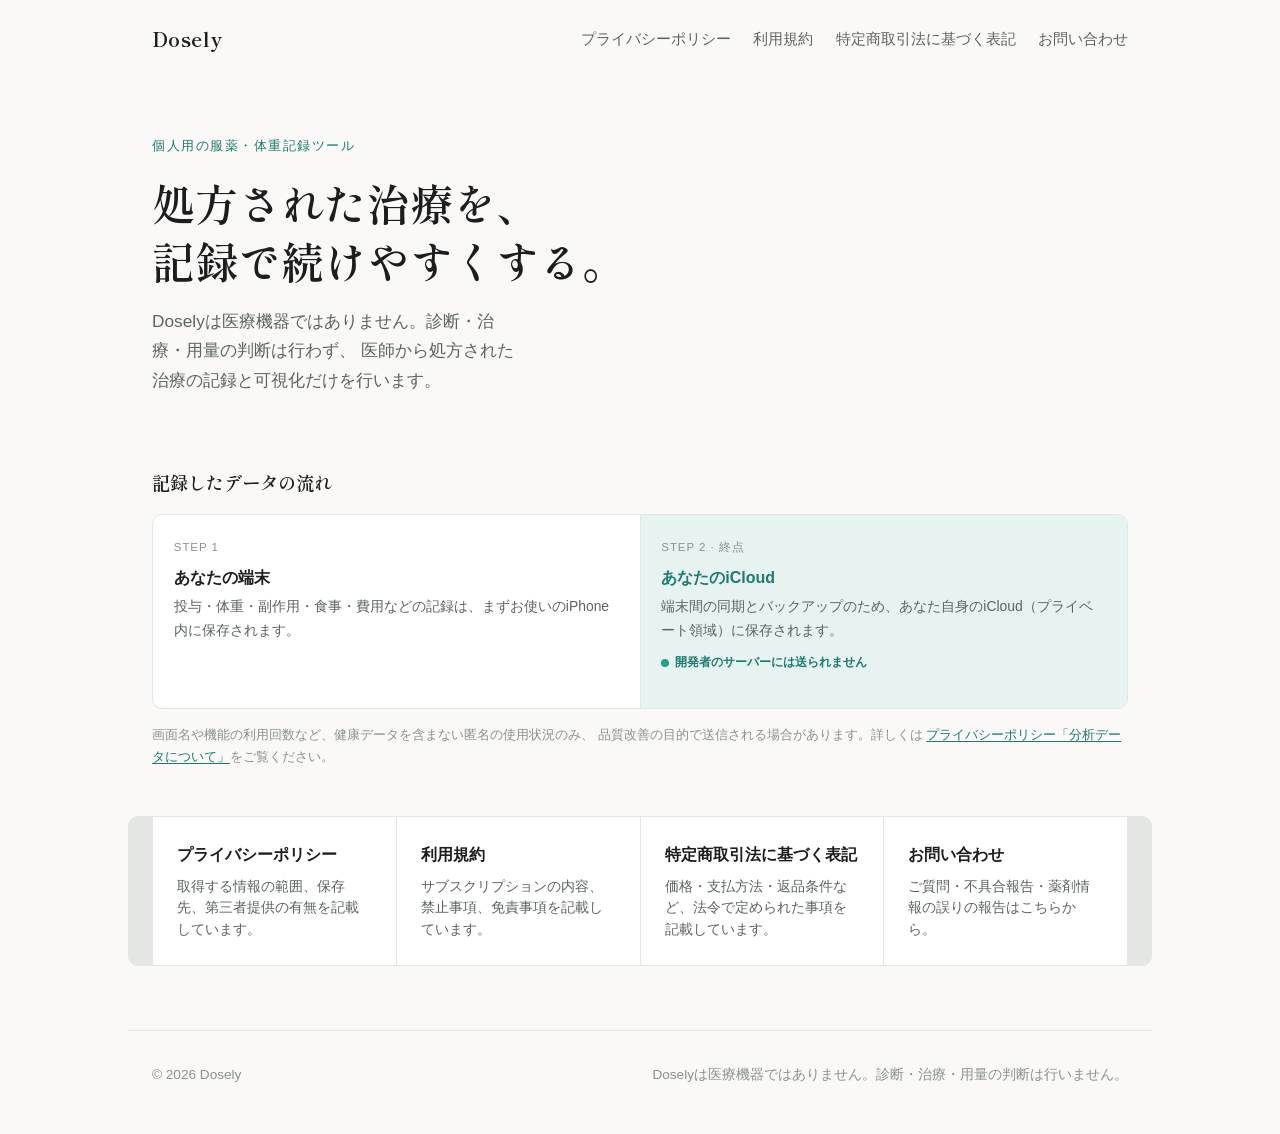
<file: index.html>
<!doctype html>
<html lang="ja">
<head>
<meta charset="utf-8">
<meta name="viewport" content="width=device-width, initial-scale=1">
<title>Dosely - 服薬と体重の記録</title>
<meta name="description" content="Doselyは、医師から処方された治療の記録を続けやすくするための個人用ツールです。記録はお使いの端末とあなたのiCloudにのみ保存されます。">
<link rel="stylesheet" href="styles.css">
</head>
<body>
<a class="skip-link" href="#main">本文へ移動</a>

<header class="site-header">
  <a class="wordmark" href="/dosely/">Dosely</a>
  <nav class="site-nav" aria-label="サイト内ナビゲーション">
    <a href="privacy.html">プライバシーポリシー</a>
    <a href="terms.html">利用規約</a>
    <a href="tokushoho.html">特定商取引法に基づく表記</a>
    <a href="support.html">お問い合わせ</a>
  </nav>
</header>

<main id="main">
  <section class="hero">
    <p class="eyebrow">個人用の服薬・体重記録ツール</p>
    <h1>処方された治療を、<br>記録で続けやすくする。</h1>
    <p class="lede">
      Doselyは医療機器ではありません。診断・治療・用量の判断は行わず、
      医師から処方された治療の記録と可視化だけを行います。
    </p>
  </section>

  <section class="journey" aria-labelledby="journey-heading">
    <h2 id="journey-heading" style="font-family:var(--serif);font-size:1.15rem;font-weight:600;margin:0 0 1rem;">
      記録したデータの流れ
    </h2>
    <div class="journey-track">
      <div class="journey-node">
        <p class="label">Step 1</p>
        <p class="title">あなたの端末</p>
        <p class="desc">投与・体重・副作用・食事・費用などの記録は、まずお使いのiPhone内に保存されます。</p>
      </div>
      <div class="journey-node stop">
        <p class="label">Step 2 &middot; 終点</p>
        <p class="title">あなたのiCloud</p>
        <p class="desc">端末間の同期とバックアップのため、あなた自身のiCloud（プライベート領域）に保存されます。</p>
        <p class="journey-stopmark">開発者のサーバーには送られません</p>
      </div>
    </div>
    <p class="journey-footnote">
      画面名や機能の利用回数など、健康データを含まない匿名の使用状況のみ、
      品質改善の目的で送信される場合があります。詳しくは
      <a href="privacy.html#analytics">プライバシーポリシー「分析データについて」</a>をご覧ください。
    </p>
  </section>

  <section class="card-grid" aria-label="主要ページ">
    <a class="card" href="privacy.html">
      <span class="card-title">プライバシーポリシー</span>
      <span class="card-desc">取得する情報の範囲、保存先、第三者提供の有無を記載しています。</span>
    </a>
    <a class="card" href="terms.html">
      <span class="card-title">利用規約</span>
      <span class="card-desc">サブスクリプションの内容、禁止事項、免責事項を記載しています。</span>
    </a>
    <a class="card" href="tokushoho.html">
      <span class="card-title">特定商取引法に基づく表記</span>
      <span class="card-desc">価格・支払方法・返品条件など、法令で定められた事項を記載しています。</span>
    </a>
    <a class="card" href="support.html">
      <span class="card-title">お問い合わせ</span>
      <span class="card-desc">ご質問・不具合報告・薬剤情報の誤りの報告はこちらから。</span>
    </a>
  </section>
</main>

<footer class="site-footer">
  <span>&copy; 2026 Dosely</span>
  <span>Doselyは医療機器ではありません。診断・治療・用量の判断は行いません。</span>
</footer>
</body>
</html>
</file>
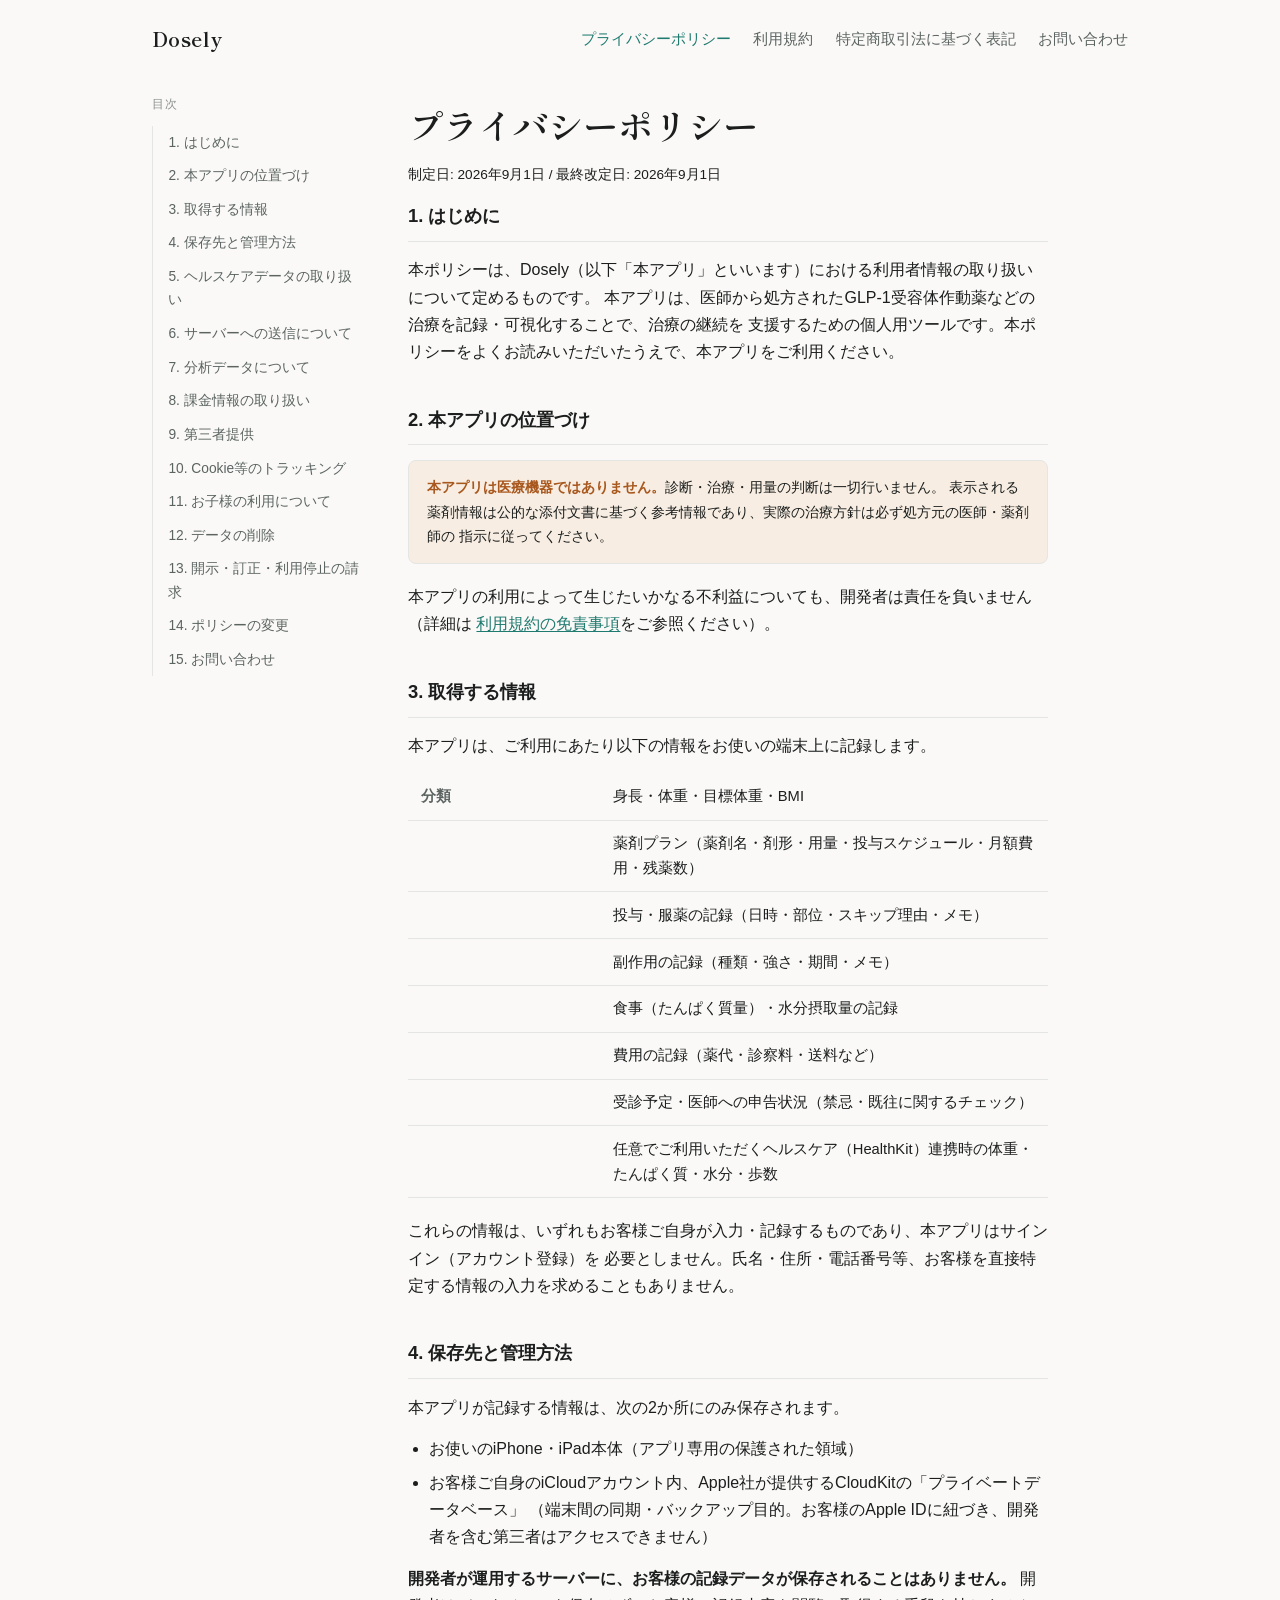
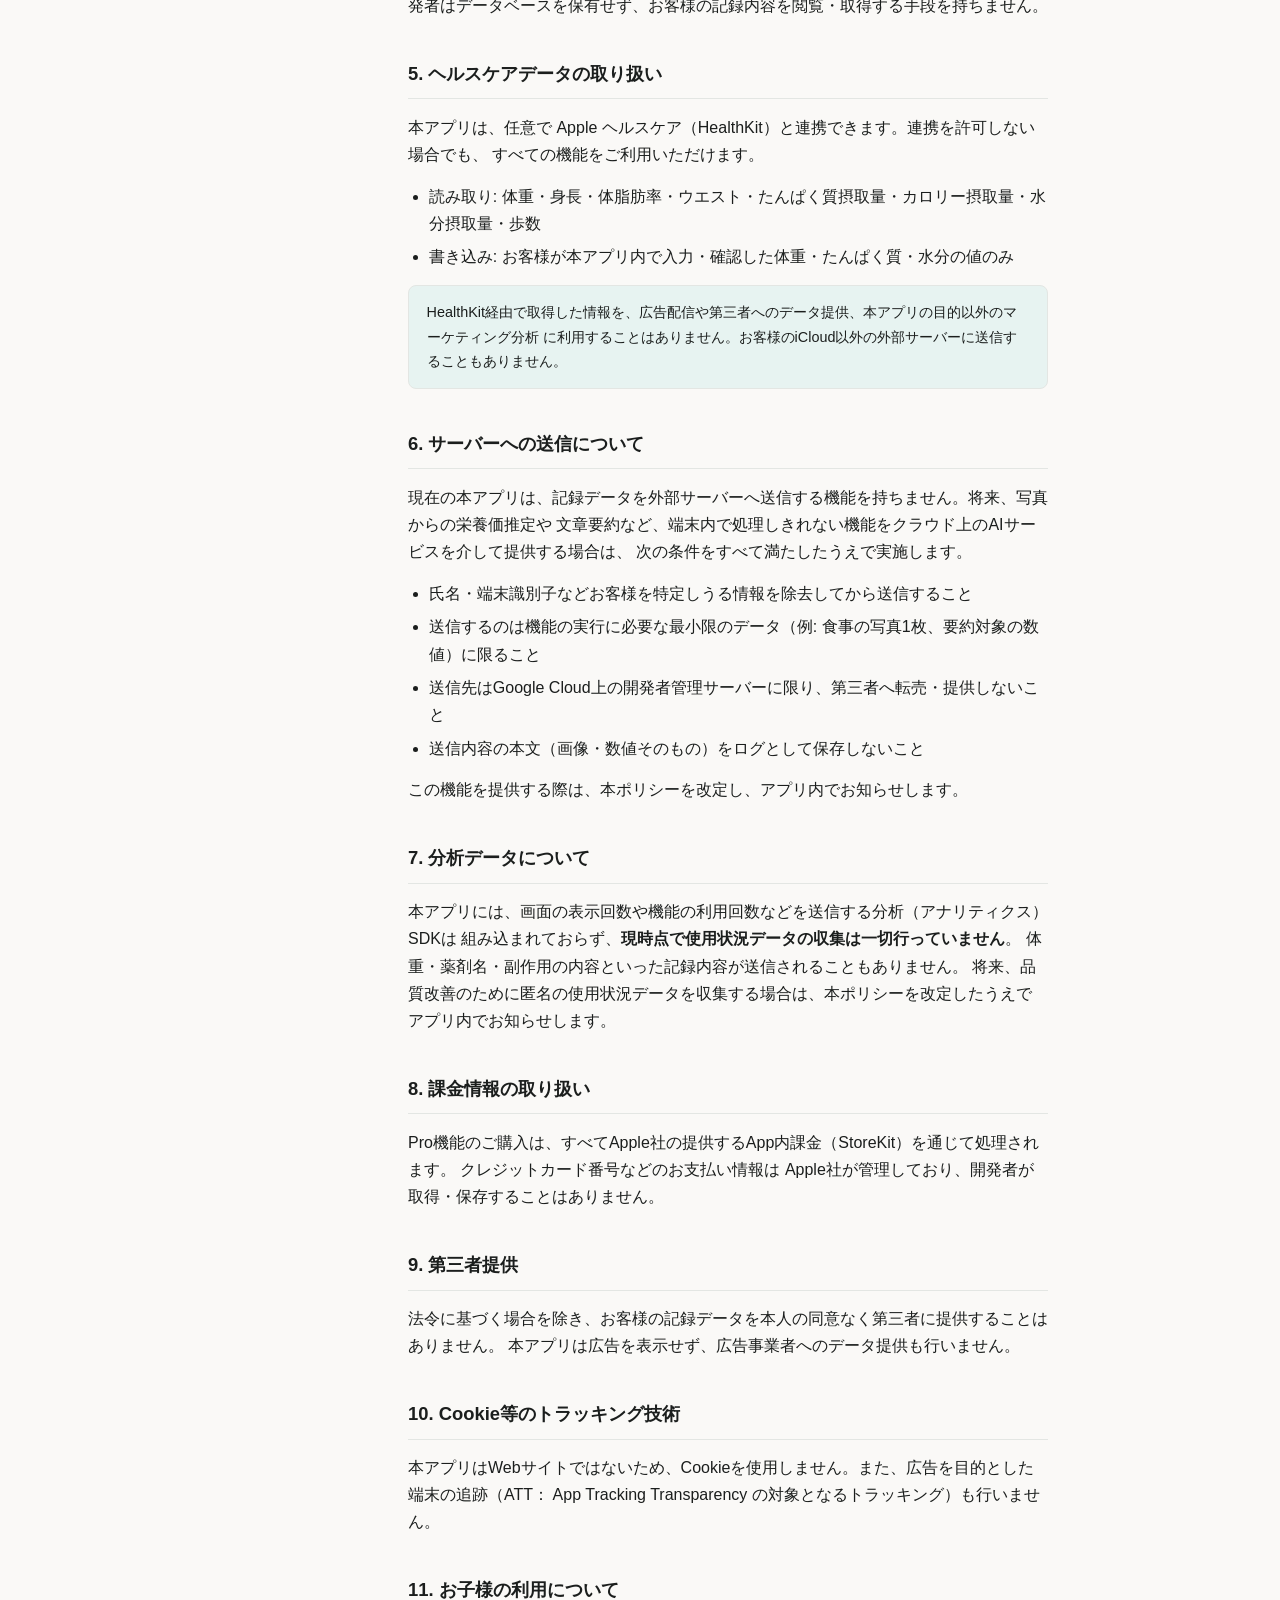
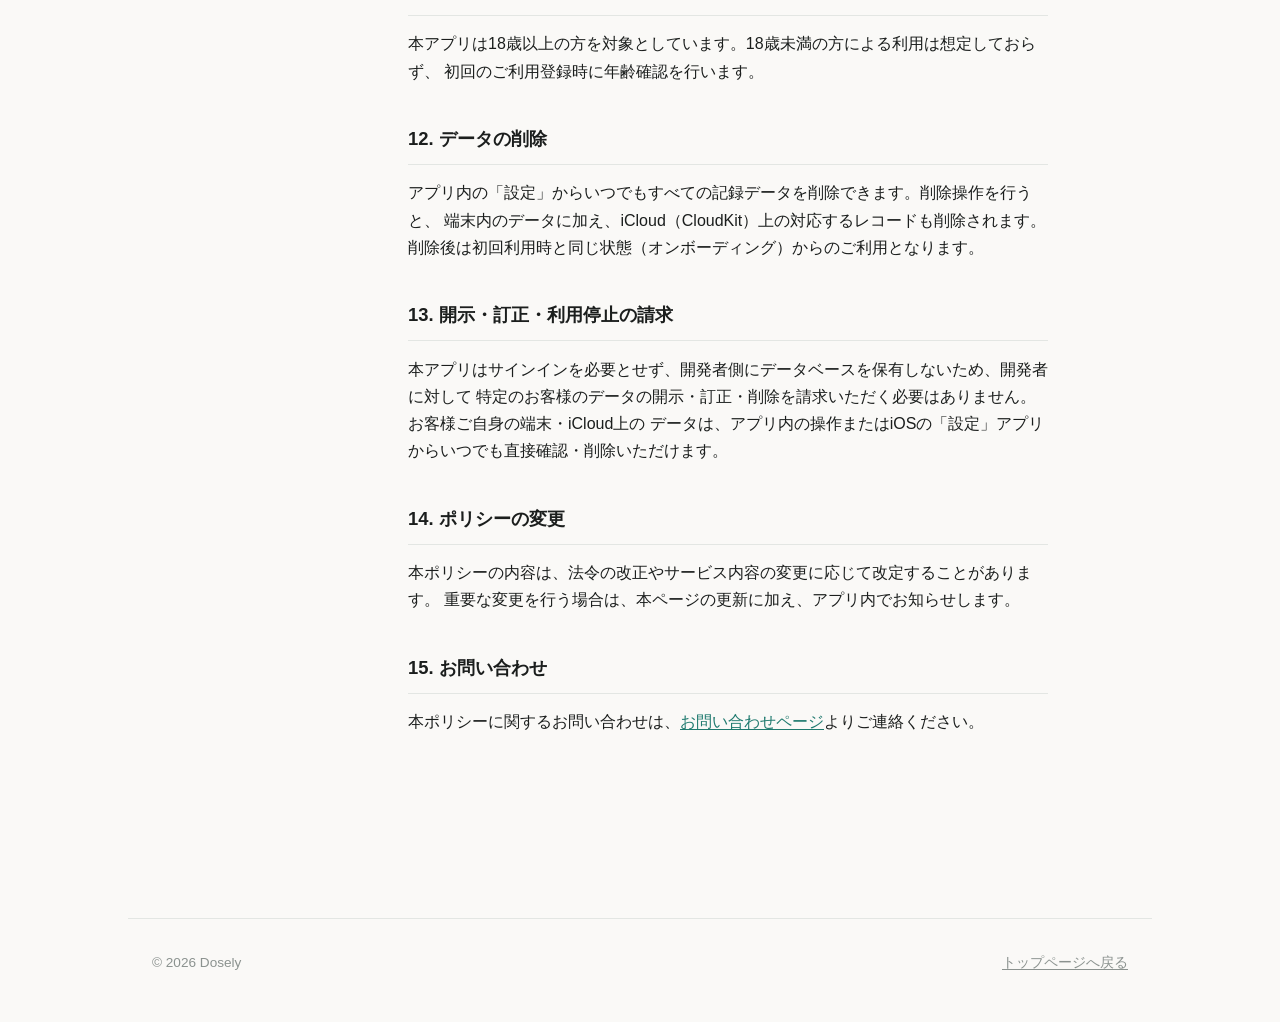
<file: privacy.html>
<!doctype html>
<html lang="ja">
<head>
<meta charset="utf-8">
<meta name="viewport" content="width=device-width, initial-scale=1">
<title>プライバシーポリシー - Dosely</title>
<meta name="description" content="Doselyのプライバシーポリシー。取得する情報、保存先、HealthKitの取り扱い、第三者提供の有無について記載しています。">
<link rel="stylesheet" href="styles.css">
</head>
<body>
<a class="skip-link" href="#main">本文へ移動</a>

<header class="site-header">
  <a class="wordmark" href="/dosely/">Dosely</a>
  <nav class="site-nav" aria-label="サイト内ナビゲーション">
    <a href="privacy.html" aria-current="page">プライバシーポリシー</a>
    <a href="terms.html">利用規約</a>
    <a href="tokushoho.html">特定商取引法に基づく表記</a>
    <a href="support.html">お問い合わせ</a>
  </nav>
</header>

<main id="main">
<div class="doc-shell">
  <nav class="doc-toc" aria-label="目次">
    <p class="toc-label">目次</p>
    <ol>
      <li><a href="#intro">1. はじめに</a></li>
      <li><a href="#not-medical-device">2. 本アプリの位置づけ</a></li>
      <li><a href="#data-collected">3. 取得する情報</a></li>
      <li><a href="#storage">4. 保存先と管理方法</a></li>
      <li><a href="#healthkit">5. ヘルスケアデータの取り扱い</a></li>
      <li><a href="#server">6. サーバーへの送信について</a></li>
      <li><a href="#analytics">7. 分析データについて</a></li>
      <li><a href="#billing">8. 課金情報の取り扱い</a></li>
      <li><a href="#third-party">9. 第三者提供</a></li>
      <li><a href="#tracking">10. Cookie等のトラッキング</a></li>
      <li><a href="#children">11. お子様の利用について</a></li>
      <li><a href="#deletion">12. データの削除</a></li>
      <li><a href="#requests">13. 開示・訂正・利用停止の請求</a></li>
      <li><a href="#changes">14. ポリシーの変更</a></li>
      <li><a href="#contact">15. お問い合わせ</a></li>
    </ol>
  </nav>

  <article class="doc-body">
    <div class="doc-header">
      <h1>プライバシーポリシー</h1>
      <p class="doc-meta">制定日: 2026年9月1日 / 最終改定日: 2026年9月1日</p>
    </div>

    <section id="intro">
      <h2>1. はじめに</h2>
      <p>
        本ポリシーは、Dosely（以下「本アプリ」といいます）における利用者情報の取り扱いについて定めるものです。
        本アプリは、医師から処方されたGLP-1受容体作動薬などの治療を記録・可視化することで、治療の継続を
        支援するための個人用ツールです。本ポリシーをよくお読みいただいたうえで、本アプリをご利用ください。
      </p>
    </section>

    <section id="not-medical-device">
      <h2>2. 本アプリの位置づけ</h2>
      <div class="note caution">
        <strong>本アプリは医療機器ではありません。</strong>診断・治療・用量の判断は一切行いません。
        表示される薬剤情報は公的な添付文書に基づく参考情報であり、実際の治療方針は必ず処方元の医師・薬剤師の
        指示に従ってください。
      </div>
      <p>
        本アプリの利用によって生じたいかなる不利益についても、開発者は責任を負いません（詳細は
        <a href="terms.html#disclaimer">利用規約の免責事項</a>をご参照ください）。
      </p>
    </section>

    <section id="data-collected">
      <h2>3. 取得する情報</h2>
      <p>本アプリは、ご利用にあたり以下の情報をお使いの端末上に記録します。</p>
      <table>
        <tr><th>分類</th><td>身長・体重・目標体重・BMI</td></tr>
        <tr><th></th><td>薬剤プラン（薬剤名・剤形・用量・投与スケジュール・月額費用・残薬数）</td></tr>
        <tr><th></th><td>投与・服薬の記録（日時・部位・スキップ理由・メモ）</td></tr>
        <tr><th></th><td>副作用の記録（種類・強さ・期間・メモ）</td></tr>
        <tr><th></th><td>食事（たんぱく質量）・水分摂取量の記録</td></tr>
        <tr><th></th><td>費用の記録（薬代・診察料・送料など）</td></tr>
        <tr><th></th><td>受診予定・医師への申告状況（禁忌・既往に関するチェック）</td></tr>
        <tr><th></th><td>任意でご利用いただくヘルスケア（HealthKit）連携時の体重・たんぱく質・水分・歩数</td></tr>
      </table>
      <p>
        これらの情報は、いずれもお客様ご自身が入力・記録するものであり、本アプリはサインイン（アカウント登録）を
        必要としません。氏名・住所・電話番号等、お客様を直接特定する情報の入力を求めることもありません。
      </p>
    </section>

    <section id="storage">
      <h2>4. 保存先と管理方法</h2>
      <p>
        本アプリが記録する情報は、次の2か所にのみ保存されます。
      </p>
      <ul>
        <li>お使いのiPhone・iPad本体（アプリ専用の保護された領域）</li>
        <li>お客様ご自身のiCloudアカウント内、Apple社が提供するCloudKitの「プライベートデータベース」
          （端末間の同期・バックアップ目的。お客様のApple IDに紐づき、開発者を含む第三者はアクセスできません）</li>
      </ul>
      <p>
        <strong>開発者が運用するサーバーに、お客様の記録データが保存されることはありません。</strong>
        開発者はデータベースを保有せず、お客様の記録内容を閲覧・取得する手段を持ちません。
      </p>
    </section>

    <section id="healthkit">
      <h2>5. ヘルスケアデータの取り扱い</h2>
      <p>
        本アプリは、任意で Apple ヘルスケア（HealthKit）と連携できます。連携を許可しない場合でも、
        すべての機能をご利用いただけます。
      </p>
      <ul>
        <li>読み取り: 体重・身長・体脂肪率・ウエスト・たんぱく質摂取量・カロリー摂取量・水分摂取量・歩数</li>
        <li>書き込み: お客様が本アプリ内で入力・確認した体重・たんぱく質・水分の値のみ</li>
      </ul>
      <div class="note">
        HealthKit経由で取得した情報を、広告配信や第三者へのデータ提供、本アプリの目的以外のマーケティング分析
        に利用することはありません。お客様のiCloud以外の外部サーバーに送信することもありません。
      </div>
    </section>

    <section id="server">
      <h2>6. サーバーへの送信について</h2>
      <p>
        現在の本アプリは、記録データを外部サーバーへ送信する機能を持ちません。将来、写真からの栄養価推定や
        文章要約など、端末内で処理しきれない機能をクラウド上のAIサービスを介して提供する場合は、
        次の条件をすべて満たしたうえで実施します。
      </p>
      <ul>
        <li>氏名・端末識別子などお客様を特定しうる情報を除去してから送信すること</li>
        <li>送信するのは機能の実行に必要な最小限のデータ（例: 食事の写真1枚、要約対象の数値）に限ること</li>
        <li>送信先はGoogle Cloud上の開発者管理サーバーに限り、第三者へ転売・提供しないこと</li>
        <li>送信内容の本文（画像・数値そのもの）をログとして保存しないこと</li>
      </ul>
      <p>この機能を提供する際は、本ポリシーを改定し、アプリ内でお知らせします。</p>
    </section>

    <section id="analytics">
      <h2>7. 分析データについて</h2>
      <p>
        本アプリには、画面の表示回数や機能の利用回数などを送信する分析（アナリティクス）SDKは
        組み込まれておらず、<strong>現時点で使用状況データの収集は一切行っていません</strong>。
        体重・薬剤名・副作用の内容といった記録内容が送信されることもありません。
        将来、品質改善のために匿名の使用状況データを収集する場合は、本ポリシーを改定したうえで
        アプリ内でお知らせします。
      </p>
    </section>

    <section id="billing">
      <h2>8. 課金情報の取り扱い</h2>
      <p>
        Pro機能のご購入は、すべてApple社の提供するApp内課金（StoreKit）を通じて処理されます。
        クレジットカード番号などのお支払い情報は Apple社が管理しており、開発者が取得・保存することはありません。
      </p>
    </section>

    <section id="third-party">
      <h2>9. 第三者提供</h2>
      <p>
        法令に基づく場合を除き、お客様の記録データを本人の同意なく第三者に提供することはありません。
        本アプリは広告を表示せず、広告事業者へのデータ提供も行いません。
      </p>
    </section>

    <section id="tracking">
      <h2>10. Cookie等のトラッキング技術</h2>
      <p>
        本アプリはWebサイトではないため、Cookieを使用しません。また、広告を目的とした端末の追跡（ATT：
        App Tracking Transparency の対象となるトラッキング）も行いません。
      </p>
    </section>

    <section id="children">
      <h2>11. お子様の利用について</h2>
      <p>
        本アプリは18歳以上の方を対象としています。18歳未満の方による利用は想定しておらず、
        初回のご利用登録時に年齢確認を行います。
      </p>
    </section>

    <section id="deletion">
      <h2>12. データの削除</h2>
      <p>
        アプリ内の「設定」からいつでもすべての記録データを削除できます。削除操作を行うと、
        端末内のデータに加え、iCloud（CloudKit）上の対応するレコードも削除されます。
        削除後は初回利用時と同じ状態（オンボーディング）からのご利用となります。
      </p>
    </section>

    <section id="requests">
      <h2>13. 開示・訂正・利用停止の請求</h2>
      <p>
        本アプリはサインインを必要とせず、開発者側にデータベースを保有しないため、開発者に対して
        特定のお客様のデータの開示・訂正・削除を請求いただく必要はありません。お客様ご自身の端末・iCloud上の
        データは、アプリ内の操作またはiOSの「設定」アプリからいつでも直接確認・削除いただけます。
      </p>
    </section>

    <section id="changes">
      <h2>14. ポリシーの変更</h2>
      <p>
        本ポリシーの内容は、法令の改正やサービス内容の変更に応じて改定することがあります。
        重要な変更を行う場合は、本ページの更新に加え、アプリ内でお知らせします。
      </p>
    </section>

    <section id="contact">
      <h2>15. お問い合わせ</h2>
      <p>
        本ポリシーに関するお問い合わせは、<a href="support.html">お問い合わせページ</a>よりご連絡ください。
      </p>
    </section>
  </article>
</div>
</main>

<footer class="site-footer">
  <span>&copy; 2026 Dosely</span>
  <a href="/dosely/">トップページへ戻る</a>
</footer>
</body>
</html>
</file>
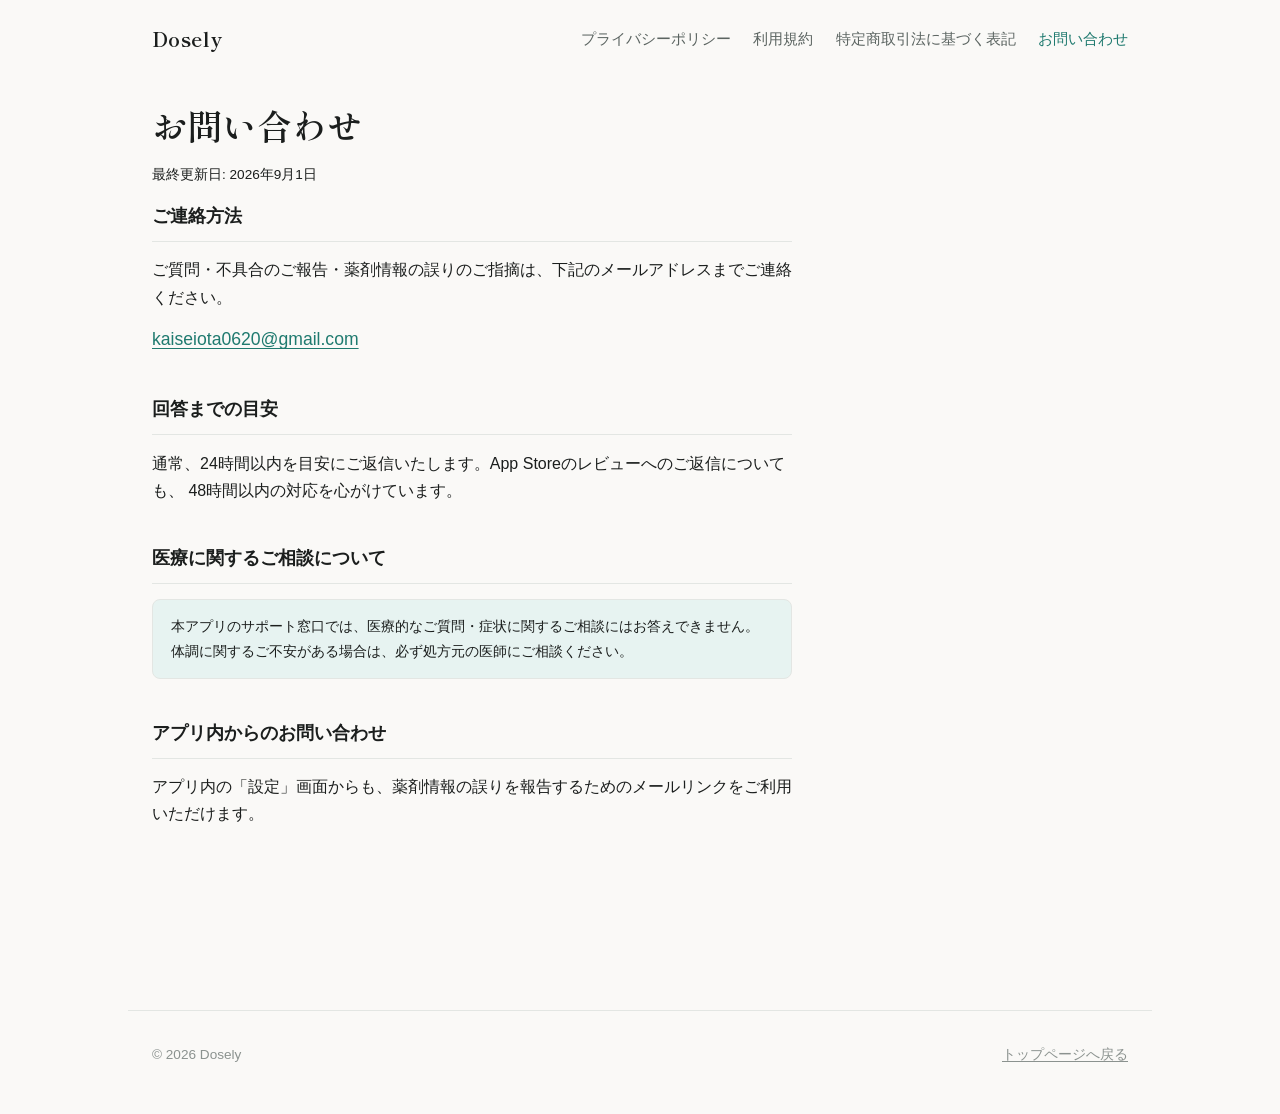
<file: support.html>
<!doctype html>
<html lang="ja">
<head>
<meta charset="utf-8">
<meta name="viewport" content="width=device-width, initial-scale=1">
<title>お問い合わせ - Dosely</title>
<meta name="description" content="Doselyへのお問い合わせ方法、よくあるご質問への案内です。">
<link rel="stylesheet" href="styles.css">
</head>
<body>
<a class="skip-link" href="#main">本文へ移動</a>

<header class="site-header">
  <a class="wordmark" href="/dosely/">Dosely</a>
  <nav class="site-nav" aria-label="サイト内ナビゲーション">
    <a href="privacy.html">プライバシーポリシー</a>
    <a href="terms.html">利用規約</a>
    <a href="tokushoho.html">特定商取引法に基づく表記</a>
    <a href="support.html" aria-current="page">お問い合わせ</a>
  </nav>
</header>

<main id="main">
<div class="doc-shell" style="grid-template-columns: minmax(0, var(--measure));">
  <article class="doc-body">
    <div class="doc-header">
      <h1>お問い合わせ</h1>
      <p class="doc-meta">最終更新日: 2026年9月1日</p>
    </div>

    <section>
      <h2>ご連絡方法</h2>
      <p>
        ご質問・不具合のご報告・薬剤情報の誤りのご指摘は、下記のメールアドレスまでご連絡ください。
      </p>
      <p style="font-size:1.1rem;">
        <a href="mailto:kaiseiota0620@gmail.com">kaiseiota0620@gmail.com</a>
      </p>
    </section>

    <section>
      <h2>回答までの目安</h2>
      <p>
        通常、24時間以内を目安にご返信いたします。App Storeのレビューへのご返信についても、
        48時間以内の対応を心がけています。
      </p>
    </section>

    <section>
      <h2>医療に関するご相談について</h2>
      <div class="note">
        本アプリのサポート窓口では、医療的なご質問・症状に関するご相談にはお答えできません。
        体調に関するご不安がある場合は、必ず処方元の医師にご相談ください。
      </div>
    </section>

    <section>
      <h2>アプリ内からのお問い合わせ</h2>
      <p>
        アプリ内の「設定」画面からも、薬剤情報の誤りを報告するためのメールリンクをご利用いただけます。
      </p>
    </section>
  </article>
</div>
</main>

<footer class="site-footer">
  <span>&copy; 2026 Dosely</span>
  <a href="/dosely/">トップページへ戻る</a>
</footer>
</body>
</html>
</file>
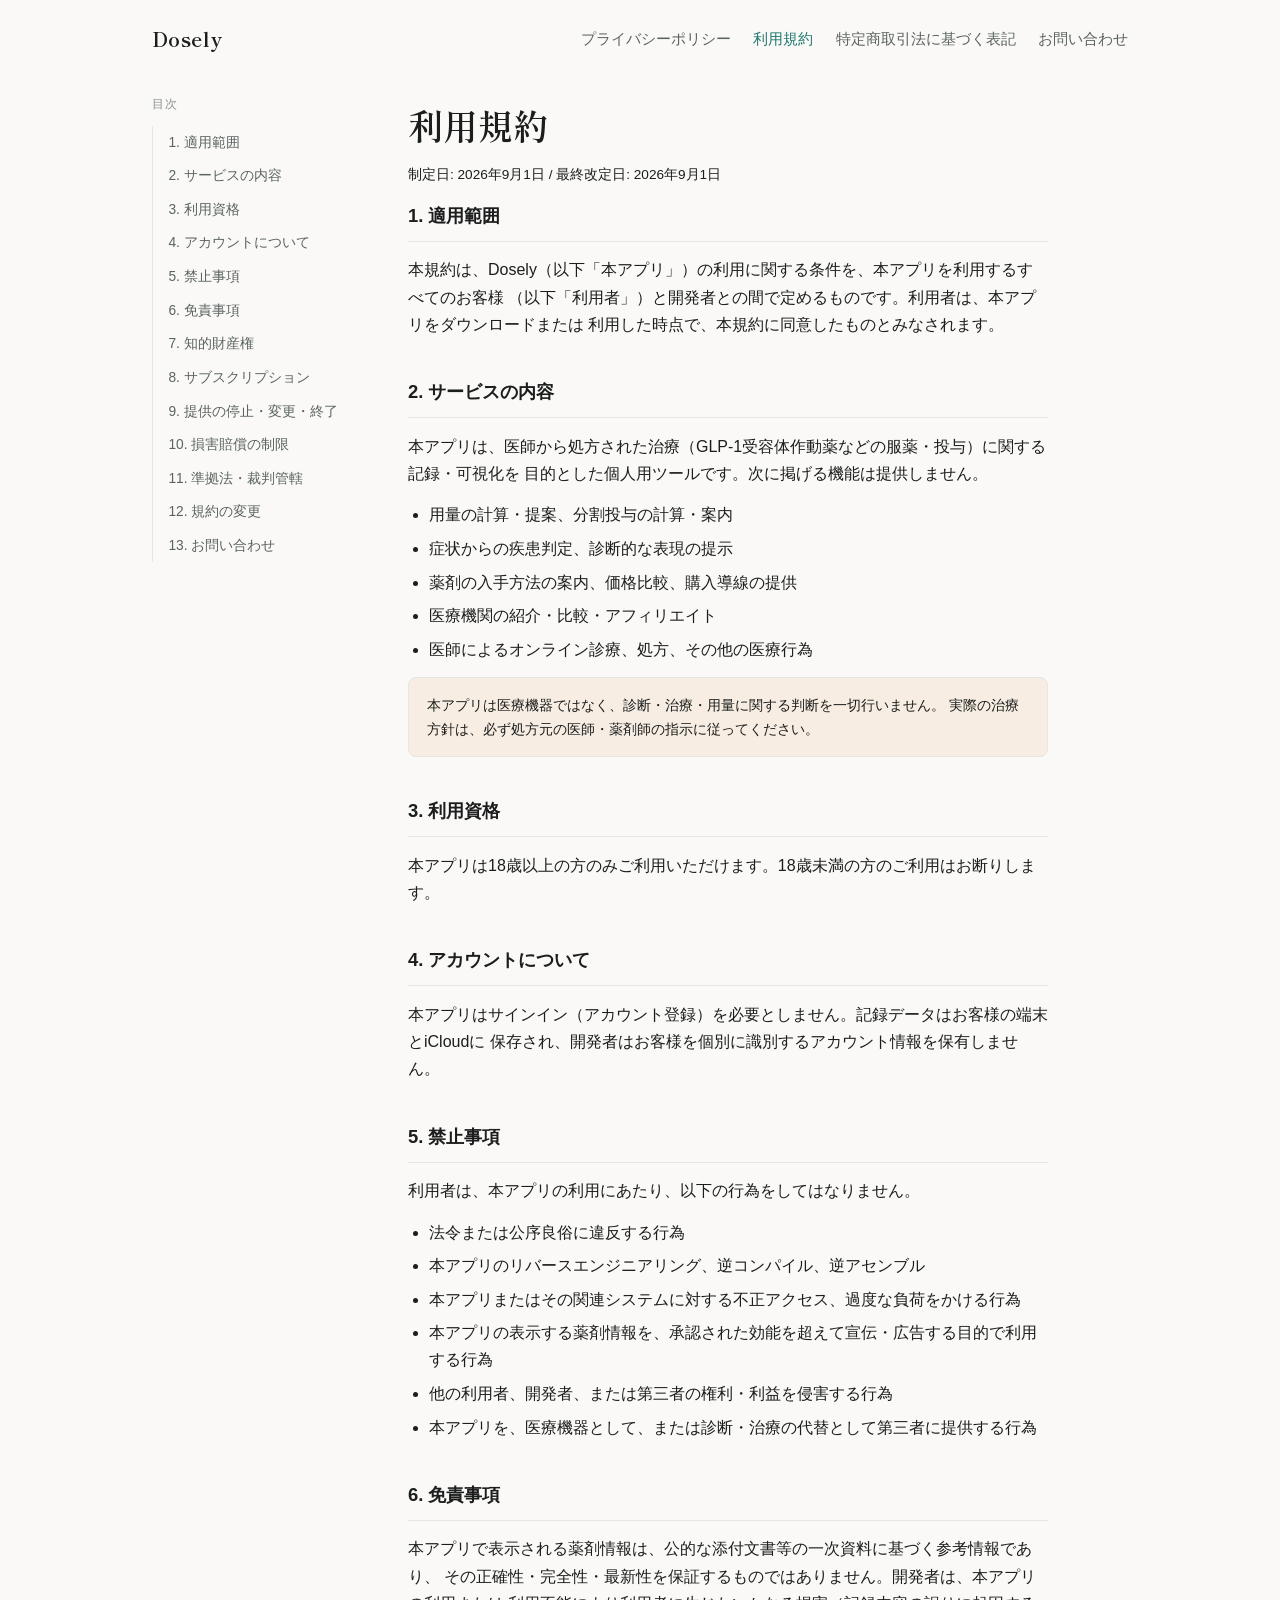
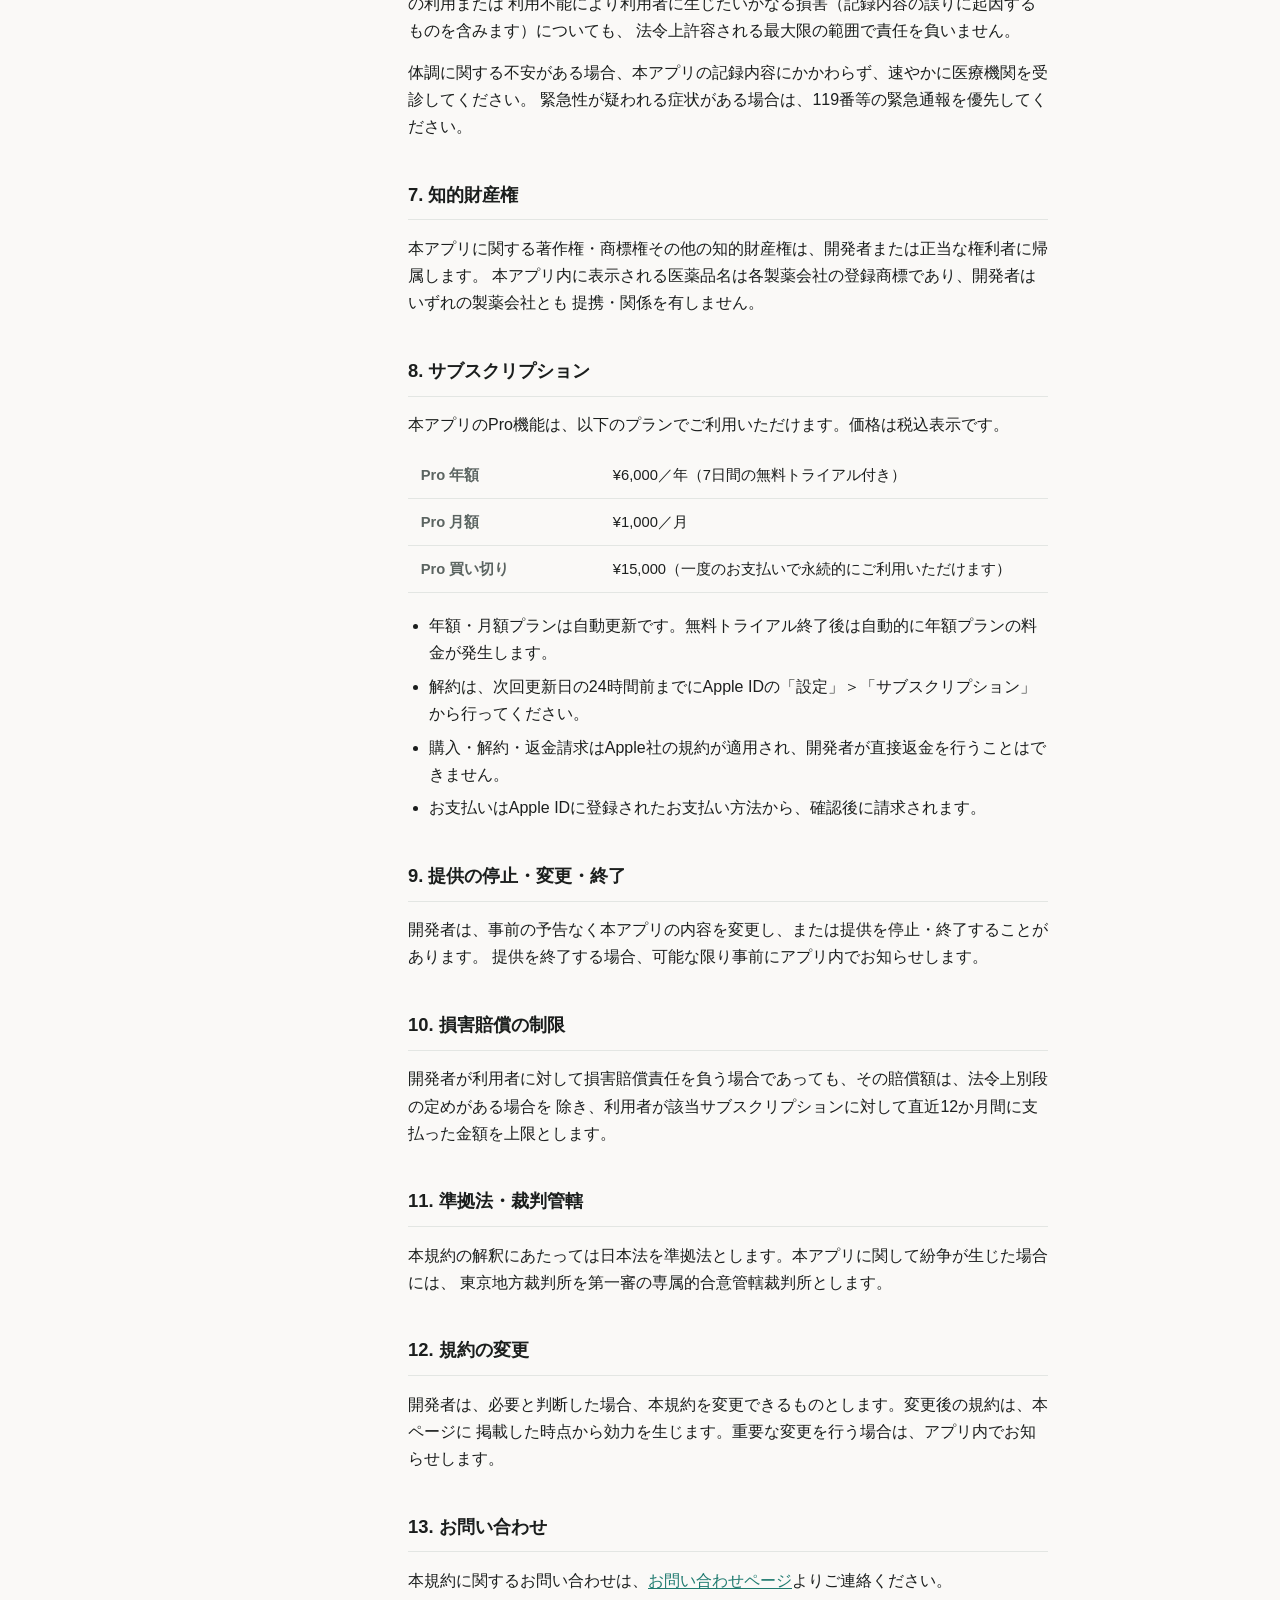
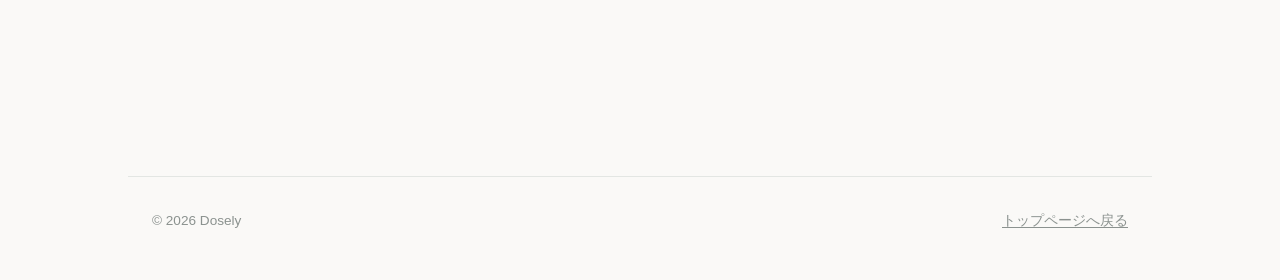
<file: terms.html>
<!doctype html>
<html lang="ja">
<head>
<meta charset="utf-8">
<meta name="viewport" content="width=device-width, initial-scale=1">
<title>利用規約 - Dosely</title>
<meta name="description" content="Doselyの利用規約。サービス内容、禁止事項、免責事項、サブスクリプションの条件について記載しています。">
<link rel="stylesheet" href="styles.css">
</head>
<body>
<a class="skip-link" href="#main">本文へ移動</a>

<header class="site-header">
  <a class="wordmark" href="/dosely/">Dosely</a>
  <nav class="site-nav" aria-label="サイト内ナビゲーション">
    <a href="privacy.html">プライバシーポリシー</a>
    <a href="terms.html" aria-current="page">利用規約</a>
    <a href="tokushoho.html">特定商取引法に基づく表記</a>
    <a href="support.html">お問い合わせ</a>
  </nav>
</header>

<main id="main">
<div class="doc-shell">
  <nav class="doc-toc" aria-label="目次">
    <p class="toc-label">目次</p>
    <ol>
      <li><a href="#scope">1. 適用範囲</a></li>
      <li><a href="#service">2. サービスの内容</a></li>
      <li><a href="#eligibility">3. 利用資格</a></li>
      <li><a href="#account">4. アカウントについて</a></li>
      <li><a href="#prohibited">5. 禁止事項</a></li>
      <li><a href="#disclaimer">6. 免責事項</a></li>
      <li><a href="#ip">7. 知的財産権</a></li>
      <li><a href="#subscription">8. サブスクリプション</a></li>
      <li><a href="#suspension">9. 提供の停止・変更・終了</a></li>
      <li><a href="#liability">10. 損害賠償の制限</a></li>
      <li><a href="#governing-law">11. 準拠法・裁判管轄</a></li>
      <li><a href="#changes">12. 規約の変更</a></li>
      <li><a href="#contact">13. お問い合わせ</a></li>
    </ol>
  </nav>

  <article class="doc-body">
    <div class="doc-header">
      <h1>利用規約</h1>
      <p class="doc-meta">制定日: 2026年9月1日 / 最終改定日: 2026年9月1日</p>
    </div>

    <section id="scope">
      <h2>1. 適用範囲</h2>
      <p>
        本規約は、Dosely（以下「本アプリ」）の利用に関する条件を、本アプリを利用するすべてのお客様
        （以下「利用者」）と開発者との間で定めるものです。利用者は、本アプリをダウンロードまたは
        利用した時点で、本規約に同意したものとみなされます。
      </p>
    </section>

    <section id="service">
      <h2>2. サービスの内容</h2>
      <p>
        本アプリは、医師から処方された治療（GLP-1受容体作動薬などの服薬・投与）に関する記録・可視化を
        目的とした個人用ツールです。次に掲げる機能は提供しません。
      </p>
      <ul>
        <li>用量の計算・提案、分割投与の計算・案内</li>
        <li>症状からの疾患判定、診断的な表現の提示</li>
        <li>薬剤の入手方法の案内、価格比較、購入導線の提供</li>
        <li>医療機関の紹介・比較・アフィリエイト</li>
        <li>医師によるオンライン診療、処方、その他の医療行為</li>
      </ul>
      <div class="note caution">
        本アプリは医療機器ではなく、診断・治療・用量に関する判断を一切行いません。
        実際の治療方針は、必ず処方元の医師・薬剤師の指示に従ってください。
      </div>
    </section>

    <section id="eligibility">
      <h2>3. 利用資格</h2>
      <p>
        本アプリは18歳以上の方のみご利用いただけます。18歳未満の方のご利用はお断りします。
      </p>
    </section>

    <section id="account">
      <h2>4. アカウントについて</h2>
      <p>
        本アプリはサインイン（アカウント登録）を必要としません。記録データはお客様の端末とiCloudに
        保存され、開発者はお客様を個別に識別するアカウント情報を保有しません。
      </p>
    </section>

    <section id="prohibited">
      <h2>5. 禁止事項</h2>
      <p>利用者は、本アプリの利用にあたり、以下の行為をしてはなりません。</p>
      <ul>
        <li>法令または公序良俗に違反する行為</li>
        <li>本アプリのリバースエンジニアリング、逆コンパイル、逆アセンブル</li>
        <li>本アプリまたはその関連システムに対する不正アクセス、過度な負荷をかける行為</li>
        <li>本アプリの表示する薬剤情報を、承認された効能を超えて宣伝・広告する目的で利用する行為</li>
        <li>他の利用者、開発者、または第三者の権利・利益を侵害する行為</li>
        <li>本アプリを、医療機器として、または診断・治療の代替として第三者に提供する行為</li>
      </ul>
    </section>

    <section id="disclaimer">
      <h2>6. 免責事項</h2>
      <p>
        本アプリで表示される薬剤情報は、公的な添付文書等の一次資料に基づく参考情報であり、
        その正確性・完全性・最新性を保証するものではありません。開発者は、本アプリの利用または
        利用不能により利用者に生じたいかなる損害（記録内容の誤りに起因するものを含みます）についても、
        法令上許容される最大限の範囲で責任を負いません。
      </p>
      <p>
        体調に関する不安がある場合、本アプリの記録内容にかかわらず、速やかに医療機関を受診してください。
        緊急性が疑われる症状がある場合は、119番等の緊急通報を優先してください。
      </p>
    </section>

    <section id="ip">
      <h2>7. 知的財産権</h2>
      <p>
        本アプリに関する著作権・商標権その他の知的財産権は、開発者または正当な権利者に帰属します。
        本アプリ内に表示される医薬品名は各製薬会社の登録商標であり、開発者はいずれの製薬会社とも
        提携・関係を有しません。
      </p>
    </section>

    <section id="subscription">
      <h2>8. サブスクリプション</h2>
      <p>本アプリのPro機能は、以下のプランでご利用いただけます。価格は税込表示です。</p>
      <table>
        <tr><th>Pro 年額</th><td>¥6,000／年（7日間の無料トライアル付き）</td></tr>
        <tr><th>Pro 月額</th><td>¥1,000／月</td></tr>
        <tr><th>Pro 買い切り</th><td>¥15,000（一度のお支払いで永続的にご利用いただけます）</td></tr>
      </table>
      <ul>
        <li>年額・月額プランは自動更新です。無料トライアル終了後は自動的に年額プランの料金が発生します。</li>
        <li>解約は、次回更新日の24時間前までにApple IDの「設定」＞「サブスクリプション」から行ってください。</li>
        <li>購入・解約・返金請求はApple社の規約が適用され、開発者が直接返金を行うことはできません。</li>
        <li>お支払いはApple IDに登録されたお支払い方法から、確認後に請求されます。</li>
      </ul>
    </section>

    <section id="suspension">
      <h2>9. 提供の停止・変更・終了</h2>
      <p>
        開発者は、事前の予告なく本アプリの内容を変更し、または提供を停止・終了することがあります。
        提供を終了する場合、可能な限り事前にアプリ内でお知らせします。
      </p>
    </section>

    <section id="liability">
      <h2>10. 損害賠償の制限</h2>
      <p>
        開発者が利用者に対して損害賠償責任を負う場合であっても、その賠償額は、法令上別段の定めがある場合を
        除き、利用者が該当サブスクリプションに対して直近12か月間に支払った金額を上限とします。
      </p>
    </section>

    <section id="governing-law">
      <h2>11. 準拠法・裁判管轄</h2>
      <p>
        本規約の解釈にあたっては日本法を準拠法とします。本アプリに関して紛争が生じた場合には、
東京地方裁判所を第一審の専属的合意管轄裁判所とします。
      </p>
    </section>

    <section id="changes">
      <h2>12. 規約の変更</h2>
      <p>
        開発者は、必要と判断した場合、本規約を変更できるものとします。変更後の規約は、本ページに
        掲載した時点から効力を生じます。重要な変更を行う場合は、アプリ内でお知らせします。
      </p>
    </section>

    <section id="contact">
      <h2>13. お問い合わせ</h2>
      <p>
        本規約に関するお問い合わせは、<a href="support.html">お問い合わせページ</a>よりご連絡ください。
      </p>
    </section>
  </article>
</div>
</main>

<footer class="site-footer">
  <span>&copy; 2026 Dosely</span>
  <a href="/dosely/">トップページへ戻る</a>
</footer>
</body>
</html>
</file>
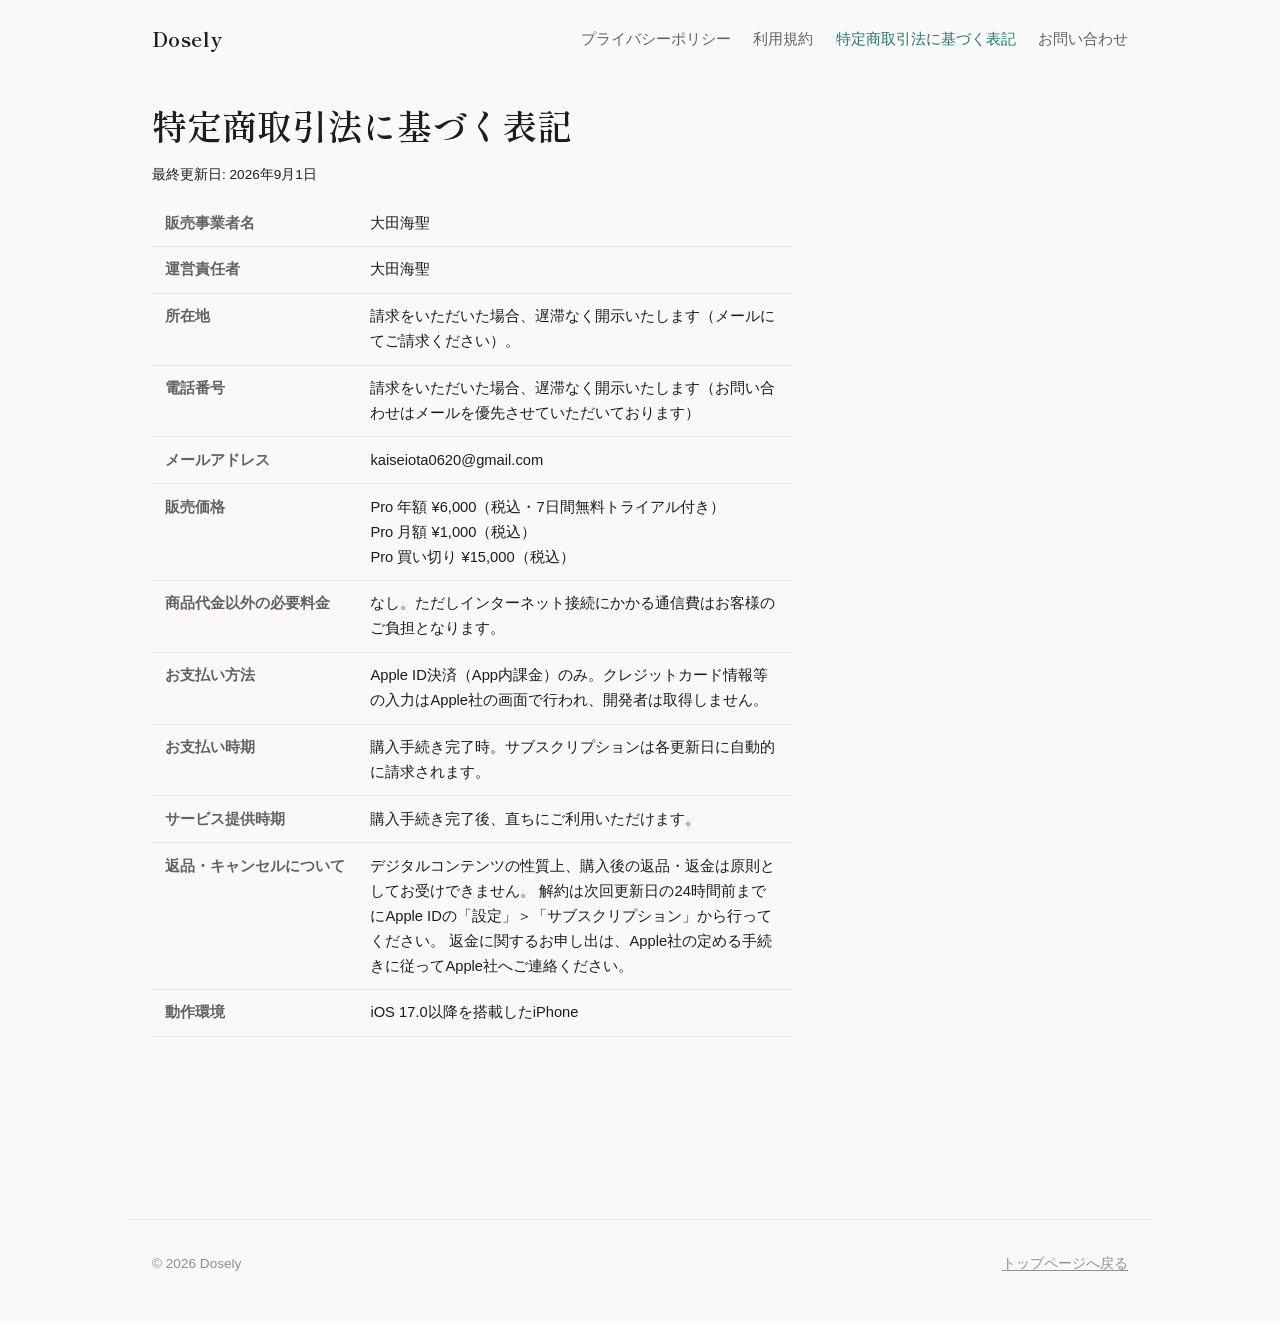
<file: tokushoho.html>
<!doctype html>
<html lang="ja">
<head>
<meta charset="utf-8">
<meta name="viewport" content="width=device-width, initial-scale=1">
<title>特定商取引法に基づく表記 - Dosely</title>
<meta name="description" content="特定商取引法に基づき、Doselyの販売事業者・価格・支払方法・返品条件等を記載しています。">
<link rel="stylesheet" href="styles.css">
</head>
<body>
<a class="skip-link" href="#main">本文へ移動</a>

<header class="site-header">
  <a class="wordmark" href="/dosely/">Dosely</a>
  <nav class="site-nav" aria-label="サイト内ナビゲーション">
    <a href="privacy.html">プライバシーポリシー</a>
    <a href="terms.html">利用規約</a>
    <a href="tokushoho.html" aria-current="page">特定商取引法に基づく表記</a>
    <a href="support.html">お問い合わせ</a>
  </nav>
</header>

<main id="main">
<div class="doc-shell" style="grid-template-columns: minmax(0, var(--measure));">
  <article class="doc-body">
    <div class="doc-header">
      <h1>特定商取引法に基づく表記</h1>
      <p class="doc-meta">最終更新日: 2026年9月1日</p>
    </div>

    <section>
      <table>
        <tr><th>販売事業者名</th><td>大田海聖</td></tr>
        <tr><th>運営責任者</th><td>大田海聖</td></tr>
        <tr>
          <th>所在地</th>
          <td>
            請求をいただいた場合、遅滞なく開示いたします（メールにてご請求ください）。
          </td>
        </tr>
        <tr><th>電話番号</th><td>請求をいただいた場合、遅滞なく開示いたします（お問い合わせはメールを優先させていただいております）</td></tr>
        <tr><th>メールアドレス</th><td>kaiseiota0620@gmail.com</td></tr>
        <tr>
          <th>販売価格</th>
          <td>
            Pro 年額 ¥6,000（税込・7日間無料トライアル付き）<br>
            Pro 月額 ¥1,000（税込）<br>
            Pro 買い切り ¥15,000（税込）
          </td>
        </tr>
        <tr><th>商品代金以外の必要料金</th><td>なし。ただしインターネット接続にかかる通信費はお客様のご負担となります。</td></tr>
        <tr><th>お支払い方法</th><td>Apple ID決済（App内課金）のみ。クレジットカード情報等の入力はApple社の画面で行われ、開発者は取得しません。</td></tr>
        <tr><th>お支払い時期</th><td>購入手続き完了時。サブスクリプションは各更新日に自動的に請求されます。</td></tr>
        <tr><th>サービス提供時期</th><td>購入手続き完了後、直ちにご利用いただけます。</td></tr>
        <tr>
          <th>返品・キャンセルについて</th>
          <td>
            デジタルコンテンツの性質上、購入後の返品・返金は原則としてお受けできません。
            解約は次回更新日の24時間前までにApple IDの「設定」＞「サブスクリプション」から行ってください。
            返金に関するお申し出は、Apple社の定める手続きに従ってApple社へご連絡ください。
          </td>
        </tr>
        <tr><th>動作環境</th><td>iOS 17.0以降を搭載したiPhone</td></tr>
      </table>
    </section>
  </article>
</div>
</main>

<footer class="site-footer">
  <span>&copy; 2026 Dosely</span>
  <a href="/dosely/">トップページへ戻る</a>
</footer>
</body>
</html>
</file>
<file: styles.css>
@import url('https://fonts.googleapis.com/css2?family=Shippori+Mincho:wght@500;600;700&display=swap');

:root {
  --bg: #faf9f7;
  --surface: #ffffff;
  --ink: #1b1e1d;
  --ink-muted: #5b6461;
  --ink-faint: #8b928f;
  --accent: #2a9d8f;
  --accent-deep: #1f7a6f;
  --accent-tint: #e7f3f1;
  --caution: #a8571d;
  --caution-tint: #f7ede2;
  --line: #e3e6e3;
  --line-strong: #cfd4d0;
  --measure: 40rem;
  --serif: "Shippori Mincho", "Hiragino Mincho ProN", "Yu Mincho", serif;
  --sans: -apple-system, BlinkMacSystemFont, "Hiragino Sans", "Helvetica Neue", "Segoe UI", sans-serif;
}

* { box-sizing: border-box; }

html {
  -webkit-text-size-adjust: 100%;
}

body {
  margin: 0;
  background: var(--bg);
  color: var(--ink);
  font-family: var(--sans);
  font-size: 16px;
  line-height: 1.7;
  -webkit-font-smoothing: antialiased;
}

a { color: var(--accent-deep); text-underline-offset: 0.15em; }
a:hover { color: var(--accent); }
a:focus-visible, button:focus-visible { outline: 2px solid var(--accent); outline-offset: 3px; }

/* ---------- Header / Footer ---------- */

.site-header {
  display: flex;
  align-items: center;
  justify-content: space-between;
  gap: 1rem;
  padding: 1.4rem 1.5rem;
  max-width: 64rem;
  margin: 0 auto;
  flex-wrap: wrap;
}

.wordmark {
  font-family: var(--serif);
  font-weight: 700;
  font-size: 1.25rem;
  letter-spacing: 0.02em;
  color: var(--ink);
  text-decoration: none;
}

.wordmark:hover { color: var(--accent-deep); }

.site-nav {
  display: flex;
  gap: 1.4rem;
  flex-wrap: wrap;
}

.site-nav a {
  color: var(--ink-muted);
  text-decoration: none;
  font-size: 0.92rem;
}

.site-nav a:hover, .site-nav a[aria-current="page"] {
  color: var(--accent-deep);
}

.site-footer {
  max-width: 64rem;
  margin: 4rem auto 0;
  padding: 2rem 1.5rem 3rem;
  border-top: 1px solid var(--line);
  color: var(--ink-faint);
  font-size: 0.85rem;
  display: flex;
  justify-content: space-between;
  flex-wrap: wrap;
  gap: 0.75rem;
}

.site-footer a { color: var(--ink-faint); }
.site-footer a:hover { color: var(--accent-deep); }

/* ---------- Hero (index) ---------- */

.hero {
  max-width: 64rem;
  margin: 0 auto;
  padding: 3.5rem 1.5rem 2rem;
}

.hero .eyebrow {
  font-size: 0.8rem;
  letter-spacing: 0.12em;
  color: var(--accent-deep);
  text-transform: uppercase;
  margin: 0 0 1rem;
}

.hero h1 {
  font-family: var(--serif);
  font-weight: 600;
  font-size: clamp(1.9rem, 4vw, 2.7rem);
  line-height: 1.35;
  margin: 0 0 1.1rem;
  max-width: 22ch;
}

.hero p.lede {
  font-size: 1.08rem;
  color: var(--ink-muted);
  max-width: 38ch;
  margin: 0;
}

/* ---------- Data journey diagram (signature element) ---------- */

.journey {
  max-width: 64rem;
  margin: 2.5rem auto 3rem;
  padding: 0 1.5rem;
}

.journey-track {
  display: flex;
  align-items: stretch;
  gap: 0;
  background: var(--surface);
  border: 1px solid var(--line);
  border-radius: 10px;
  overflow: hidden;
}

.journey-node {
  flex: 1;
  padding: 1.4rem 1.3rem;
  position: relative;
}

.journey-node + .journey-node {
  border-left: 1px solid var(--line);
}

.journey-node .label {
  font-size: 0.72rem;
  letter-spacing: 0.08em;
  text-transform: uppercase;
  color: var(--ink-faint);
  margin: 0 0 0.4rem;
}

.journey-node .title {
  font-weight: 600;
  margin: 0 0 0.3rem;
}

.journey-node .desc {
  font-size: 0.87rem;
  color: var(--ink-muted);
  margin: 0;
}

.journey-node.stop {
  background: var(--accent-tint);
}

.journey-node.stop .title { color: var(--accent-deep); }

.journey-stopmark {
  display: inline-flex;
  align-items: center;
  gap: 0.35rem;
  margin-top: 0.6rem;
  font-size: 0.78rem;
  font-weight: 600;
  color: var(--accent-deep);
}

.journey-stopmark::before {
  content: "";
  width: 0.5rem;
  height: 0.5rem;
  border-radius: 50%;
  background: var(--accent);
  display: inline-block;
}

.journey-footnote {
  margin-top: 0.9rem;
  font-size: 0.82rem;
  color: var(--ink-faint);
}

/* ---------- Cards (index quick links) ---------- */

.card-grid {
  max-width: 64rem;
  margin: 0 auto 4rem;
  padding: 0 1.5rem;
  display: grid;
  grid-template-columns: repeat(auto-fit, minmax(13.5rem, 1fr));
  gap: 1px;
  background: var(--line);
  border: 1px solid var(--line);
  border-radius: 10px;
  overflow: hidden;
}

.card {
  background: var(--surface);
  padding: 1.5rem;
  text-decoration: none;
  color: var(--ink);
  display: flex;
  flex-direction: column;
  gap: 0.4rem;
}

.card:hover { background: var(--accent-tint); }

.card .card-title {
  font-weight: 600;
  font-size: 1.02rem;
}

.card .card-desc {
  font-size: 0.85rem;
  color: var(--ink-muted);
  line-height: 1.6;
}

/* ---------- Document layout (policy pages) ---------- */

.doc-shell {
  max-width: 64rem;
  margin: 0 auto;
  padding: 1rem 1.5rem 5rem;
  display: grid;
  grid-template-columns: 13rem minmax(0, var(--measure));
  gap: 3rem;
  align-items: start;
}

@media (max-width: 56rem) {
  .doc-shell { grid-template-columns: 1fr; }
}

.doc-toc {
  position: sticky;
  top: 1.5rem;
  align-self: start;
  max-height: calc(100vh - 3rem);
  overflow-y: auto;
  font-size: 0.86rem;
}

/* この宣言は上の無条件 .doc-toc ルールより後に置くこと。
   同じ詳細度のセレクタはソース順で決まるため、先に置くと
   sticky指定に上書きされて狭い画面での重なりが再発する。 */
@media (max-width: 56rem) {
  .doc-toc {
    position: static;
    max-height: none;
    overflow-y: visible;
    margin-bottom: 2rem;
  }
}

.doc-toc .toc-label {
  font-size: 0.72rem;
  letter-spacing: 0.08em;
  text-transform: uppercase;
  color: var(--ink-faint);
  margin: 0 0 0.7rem;
}

.doc-toc ol {
  list-style: none;
  margin: 0;
  padding: 0;
  border-left: 1px solid var(--line);
}

.doc-toc li { margin: 0; }

.doc-toc a {
  display: block;
  padding: 0.32rem 0 0.32rem 0.9rem;
  margin-left: -1px;
  border-left: 2px solid transparent;
  color: var(--ink-muted);
  text-decoration: none;
}

.doc-toc a:hover { color: var(--accent-deep); border-left-color: var(--line-strong); }

.doc-header h1 {
  font-family: var(--serif);
  font-weight: 600;
  font-size: clamp(1.7rem, 3.4vw, 2.2rem);
  margin: 0 0 0.5rem;
}

.doc-meta {
  color: var(--ink-faint);
  font-size: 0.85rem;
  margin: 0 0 2.2rem;
}

.doc-body section {
  margin-bottom: 2.4rem;
  scroll-margin-top: 1.5rem;
}

.doc-body h2 {
  font-size: 1.15rem;
  font-weight: 700;
  margin: 0 0 0.9rem;
  padding-bottom: 0.6rem;
  border-bottom: 1px solid var(--line);
}

.doc-body h3 {
  font-size: 1rem;
  font-weight: 700;
  margin: 1.3rem 0 0.5rem;
}

.doc-body p { margin: 0 0 0.9rem; color: var(--ink); }
.doc-body ul, .doc-body ol.plain { margin: 0 0 0.9rem; padding-left: 1.3rem; }
.doc-body li { margin-bottom: 0.4rem; }

.doc-body table {
  width: 100%;
  border-collapse: collapse;
  margin: 0.5rem 0 1.2rem;
  font-size: 0.92rem;
}

.doc-body th, .doc-body td {
  text-align: left;
  padding: 0.65rem 0.8rem;
  border-bottom: 1px solid var(--line);
  vertical-align: top;
}

.doc-body th {
  width: 30%;
  color: var(--ink-muted);
  font-weight: 600;
  white-space: nowrap;
}

.note {
  background: var(--accent-tint);
  border: 1px solid var(--line);
  border-radius: 8px;
  padding: 0.9rem 1.1rem;
  font-size: 0.9rem;
  color: var(--ink);
  margin: 0 0 1.2rem;
}

.note.caution {
  background: var(--caution-tint);
}

.note.caution strong { color: var(--caution); }

.placeholder {
  background: repeating-linear-gradient(135deg, #fff, #fff 6px, var(--caution-tint) 6px, var(--caution-tint) 12px);
  border: 1px dashed var(--caution);
  border-radius: 6px;
  padding: 0.15rem 0.5rem;
  color: var(--caution);
  font-weight: 600;
  font-size: 0.88em;
}

/* ---------- Utility ---------- */

.skip-link {
  position: absolute;
  left: -999px;
  top: 0;
  background: var(--accent);
  color: #fff;
  padding: 0.6rem 1rem;
  z-index: 10;
}

.skip-link:focus { left: 1rem; top: 1rem; }

@media (prefers-reduced-motion: no-preference) {
  .journey-node, .card { transition: background-color 0.15s ease; }
}
</file>
